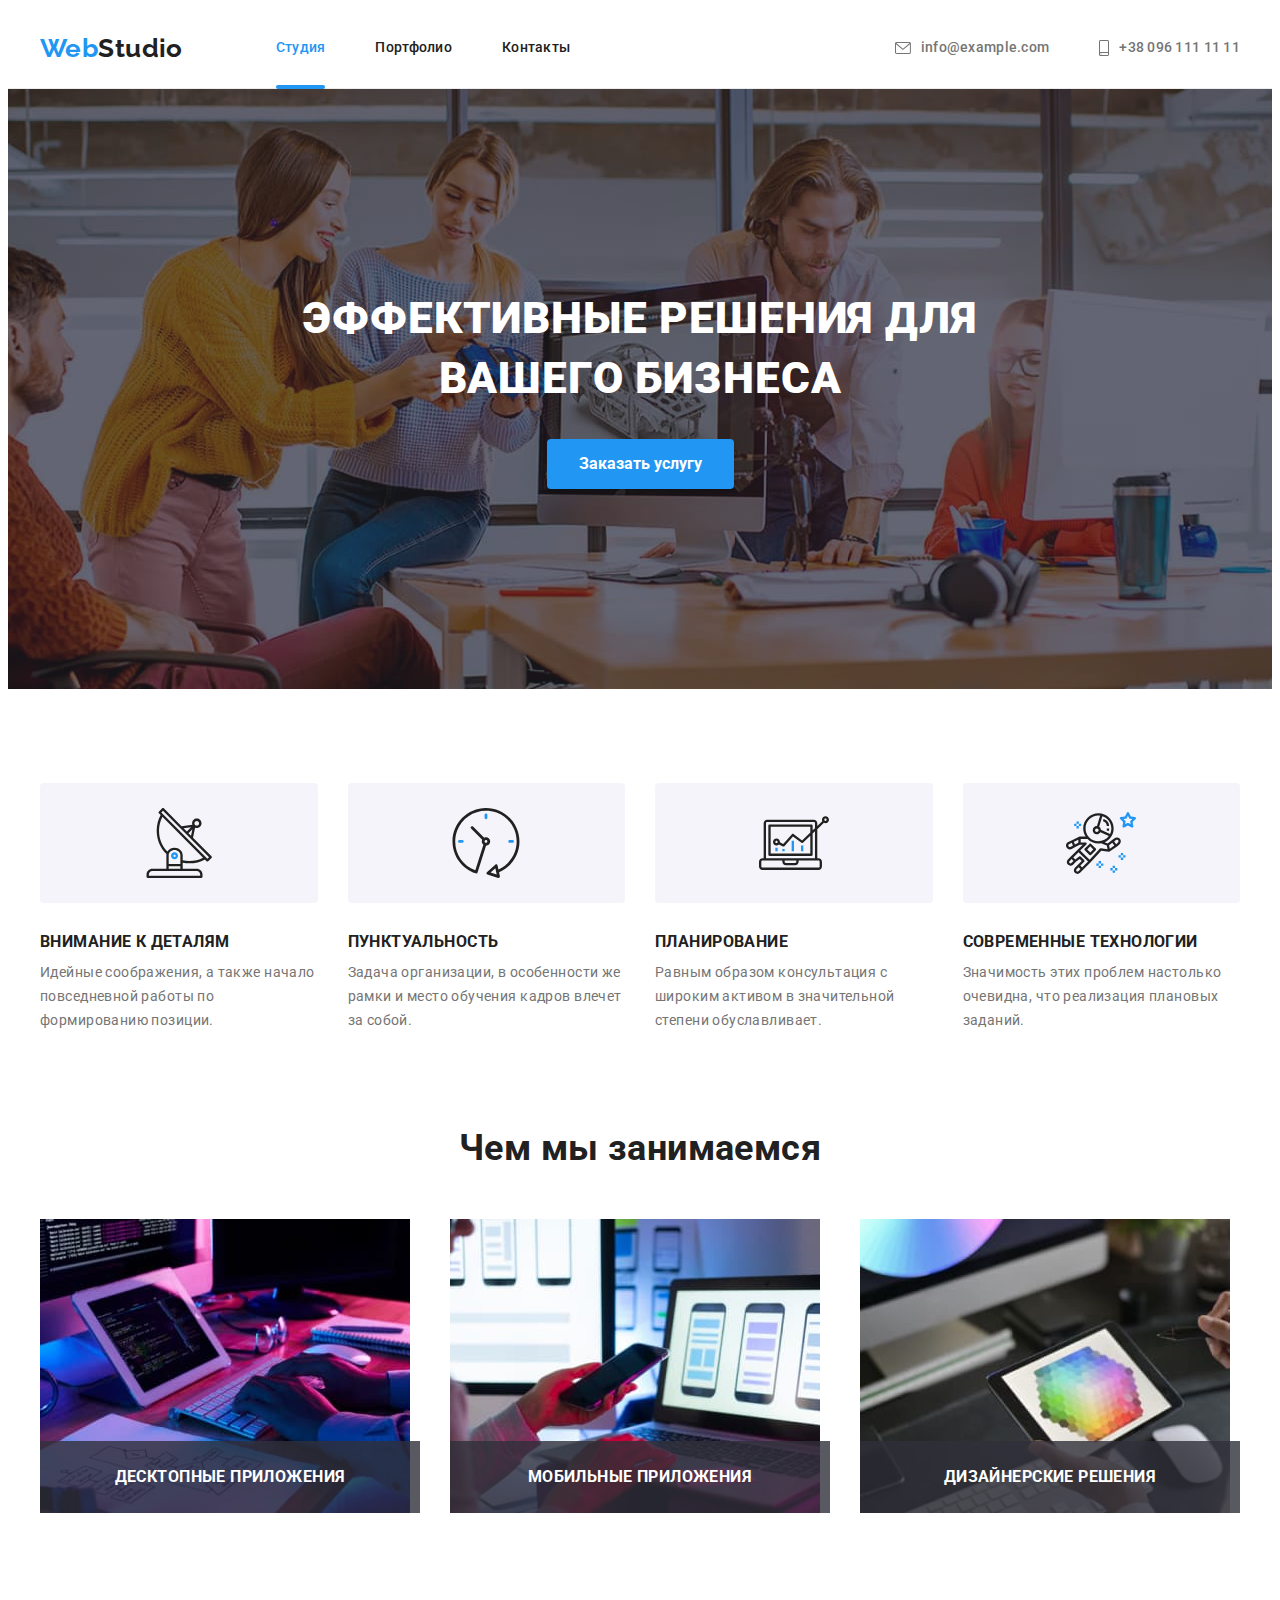
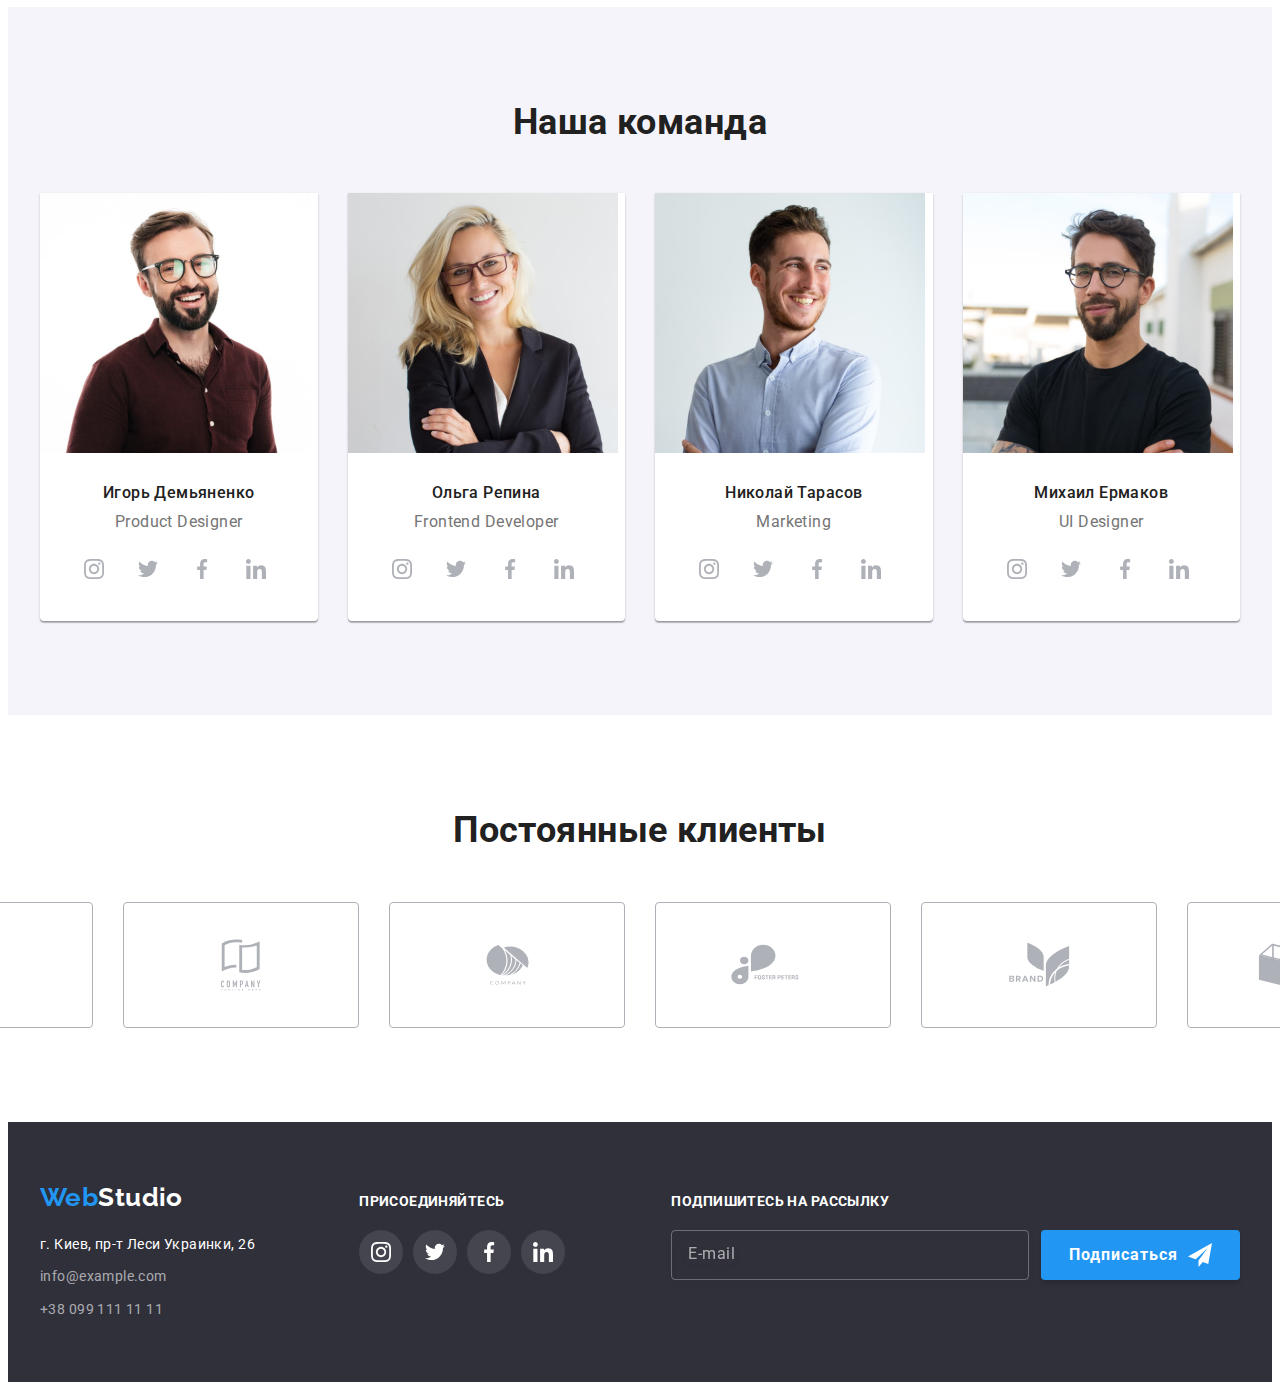
<file: index.html>
<!DOCTYPE html>
<html lang="ru">

<head>
    <meta charset="UTF-8">
    <meta http-equiv="X-UA-Compatible" content="IE=edge">
    <meta name="viewport" content="width=device-width, initial-scale=1.0">
    <title>Web Studio</title>
    <link rel="stylesheet" href="https://cdnjs.cloudflare.com/ajax/libs/modern-normalize/1.1.0/modern-normalize.min.css"
        integrity="sha512-wpPYUAdjBVSE4KJnH1VR1HeZfpl1ub8YT/NKx4PuQ5NmX2tKuGu6U/JRp5y+Y8XG2tV+wKQpNHVUX03MfMFn9Q=="
        crossorigin="anonymous" referrerpolicy="no-referrer" />
    <link rel="preconnect" href="https://fonts.gstatic.com">
    <link href="https://fonts.googleapis.com/css2?family=Raleway:wght@700&family=Roboto:wght@400;500;700;900&display=swap"
        rel="stylesheet">
    <link rel="stylesheet" href="./css/styles.css">
</head>

<body>

    <header class="header">
        <div class="conteiner header-conteiner">
            <nav class="navigation">
                <a href="./index.html" lang="en" class="link-logo link"><span class="logo">Web</span>Studio</a>
                <ul class="nav-list list">
                    <li class="nav-item"><a href="./index.html" class="nav-link active link">Студия</a></li>
                    <li class="nav-item"><a href="./portfolio.html" class="nav-link link">Портфолио</a></li>
                    <li class="nav-item"><a href="" class="nav-link link">Контакты</a></li>
                </ul>
            </nav>
            <ul class="list-contact list">
                <li class="contact-item">
                    <a href="mailto:info@example.com" class="link-contact link">
                        <svg class="contact-icon" width="16" height="12">
                            <use href="./images/icons.svg#icon-envelope"></use>
                        </svg>
                    info@example.com</a>
                </li>
                <li class="contact-item">
                    <a href="tel:+380961111111" class="link-contact link">
                        <svg class="contact-icon" width="10" height="16">
                            <use href="./images/icons.svg#icon-smartphone"></use>
                        </svg>
                    +38 096 111 11 11</a>
                </li>
            </ul>
        </div>
    </header>

    <main>

        <!--HERO-->
        <section class="hero">
            <div class="conteiner">
                <h1 class="hero-title">
                        Эффективные решения для вашего бизнеса
                </h1>
                <button type="button" class="hero-btn button" data-modal-open>Заказать услугу</button>
            </div>
        </section>

        <!--FEATURE-->
        <section class="feature-section section">
            <div class="conteiner">
                <h2 hidden>Особенности</h2>
                <ul class="list feature-list">
                    <li class="feature-list-item">
                        <div class="icon-fon">
                            <svg class="icon-feature">
                                <use href="./images/icons.svg#icon-details"></use>
                            </svg>
                        </div>
                        <h3 class="feature-subtitle">Внимание к деталям</h3>
                        <p class="feature-text">Идейные соображения, а также начало повседневной работы по формированию позиции.</p>
                    </li>
                    <li class="feature-list-item">
                        <div class="icon-fon">
                            <svg class="icon-feature">
                                <use href="./images/icons.svg#icon-clock"></use>
                            </svg>
                        </div>
                        <h3 class="feature-subtitle">Пунктуальность</h3>
                        <p class="feature-text">Задача организации, в особенности же рамки и место обучения кадров влечет за собой.</p>
                    </li>
                    <li class="feature-list-item">
                        <div class="icon-fon">
                            <svg class="icon-feature">
                                <use href="./images/icons.svg#icon-diagram"></use>
                            </svg>
                        </div>
                        <h3 class="feature-subtitle">Планирование</h3>
                        <p class="feature-text">Равным образом консультация с широким активом в значительной степени обуславливает.</p>
                    </li>
                    <li class="feature-list-item">
                        <div class="icon-fon">
                            <svg class="icon-feature">
                                <use href="./images/icons.svg#icon-astronaut"></use>
                            </svg>
                        </div>
                        <h3 class="feature-subtitle">Современные технологии</h3>
                        <p class="feature-text">Значимость этих проблем настолько очевидна, что реализация плановых заданий.</p>
                    </li>
                </ul>
            </div>
        </section>

        <!--PROJECT-->
        <section class="project-section section">
            <div class="conteiner">
                <h2 class="project-title">Чем мы занимаемся</h2>
                <ul class="list project-list">
                    <li class="project-list-item">
                        <img src="./images/project/project1.jpg" alt="Робота команды на ПК" width="370" height="294"
                            class="project-image">
                        <h3 class="project-subtitle">Десктопные приложения</h3>
                        </li>
                    <li class="project-list-item">
                        <img src="./images/project/project2.jpg" alt="Робота команды с телефоном" width="370" height="294"
                            class="project-image">
                        <h3 class="project-subtitle">Мобильные приложения</h3>
                    </li>
                    <li class="project-list-item">
                        <img src="./images/project/project3.jpg" alt="Робота команды на планшете" width="370" height="294"
                            class="project-image">
                        <h3 class="project-subtitle">Дизайнерские решения</h3>
                    </li>
                </ul>
            </div>
        </section>

        <!--TEAM-->
        <section class="team-section section">
            <div class="conteiner">
                <h2 class="team-title">Наша команда</h2>
                <ul class="list team-list">
                    <li class="team-list-item">
                        <img src="./images/team/igor-demyanenko.jpg" alt="Игорь Демьяненко" width="270" height="260" class="team-pic">
                        <div class="description-team">
                            <h3 class="team-subtitle text">Игорь Демьяненко</h3>
                            <p class="team-desc text" lang="en">Product Designer</p>
                            <ul class="social-list">
                                <li class="social-list-item">
                                    <a href="" class="social-link link">
                                        <svg class="social-icon" width="20" height="20">
                                            <use href="./images/icons.svg#icon-instagram"></use>
                                        </svg>
                                    </a>
                                </li>
                                <li class="social-list-item">
                                    <a href="" class="social-link link">
                                        <svg class="social-icon" width="20" height="20">
                                            <use href="./images/icons.svg#icon-twitter"></use>
                                        </svg>
                                    </a>
                                </li>
                                <li class="social-list-item">
                                    <a href="" class="social-link link">
                                        <svg class="social-icon" width="20" height="20">
                                            <use href="./images/icons.svg#icon-facebook"></use>
                                        </svg>
                                    </a>
                                </li>
                                <li class="social-list-item">
                                    <a href="" class="social-link link">
                                        <svg class="social-icon" width="20" height="20">
                                            <use href="./images/icons.svg#icon-linkedin"></use>
                                        </svg>
                                    </a>
                                </li>
                            </ul>
                        </div>
                    </li>
                    <li class="team-list-item">
                        <img src="./images/team/olga-repina.jpg" alt="Ольга Репина" width="270" height="260" class="team-pic">
                        <div class="description-team">
                            <h3 class="team-subtitle text">Ольга Репина</h3>
                            <p class="team-desc text" lang="en">Frontend Developer</p>
                            <ul class="social-list">
                                <li class="social-list-item">
                                    <a href="" class="social-link link">
                                        <svg class="social-icon" width="20" height="20">
                                            <use href="./images/icons.svg#icon-instagram"></use>
                                        </svg>
                                    </a>
                                </li>
                                <li class="social-list-item">
                                    <a href="" class="social-link link">
                                        <svg class="social-icon" width="20" height="20">
                                            <use href="./images/icons.svg#icon-twitter"></use>
                                        </svg>
                                    </a>
                                </li>
                                <li class="social-list-item">
                                    <a href="" class="social-link link">
                                        <svg class="social-icon" width="20" height="20">
                                            <use href="./images/icons.svg#icon-facebook"></use>
                                        </svg>
                                    </a>
                                </li>
                                <li class="social-list-item">
                                    <a href="" class="social-link link">
                                        <svg class="social-icon" width="20" height="20">
                                            <use href="./images/icons.svg#icon-linkedin"></use>
                                        </svg>
                                    </a>
                                </li>
                            </ul>
                        </div>
                    </li>
                    <li class="team-list-item">
                        <img src="./images/team/nikolay-tarasov.jpg" alt="Николай Тарасов" width="270" height="260" class="team-pic">
                            <div class="description-team">
                            <h3 class="team-subtitle text">Николай Тарасов</h3>
                            <p class="team-desc text" lang="en">Marketing</p>
                            <ul class="social-list">
                                <li class="social-list-item">
                                    <a href="" class="social-link link">
                                        <svg class="social-icon" width="20" height="20">
                                            <use href="./images/icons.svg#icon-instagram"></use>
                                        </svg>
                                    </a>
                                </li>
                                <li class="social-list-item">
                                    <a href="" class="social-link link">
                                        <svg class="social-icon" width="20" height="20">
                                            <use href="./images/icons.svg#icon-twitter"></use>
                                        </svg>
                                    </a>
                                </li>
                                <li class="social-list-item">
                                    <a href="" class="social-link link">
                                        <svg class="social-icon" width="20" height="20">
                                            <use href="./images/icons.svg#icon-facebook"></use>
                                        </svg>
                                    </a>
                                </li>
                                <li class="social-list-item">
                                    <a href="" class="social-link link">
                                        <svg class="social-icon" width="20" height="20">
                                            <use href="./images/icons.svg#icon-linkedin"></use>
                                        </svg>
                                    </a>
                                </li>
                            </ul>
                        </div>
                    </li>
                    <li class="team-list-item">
                        <img src="./images/team/mikhail-ermakov.jpg" alt="Михаил Ермаков" width="270" height="260" class="team-pic">
                        <div class="description-team">
                            <h3 class="team-subtitle text">Михаил Ермаков</h3>
                            <p class="team-desc text" lang="en">UI Designer</p>
                            <ul class="social-list">
                                <li class="social-list-item">
                                    <a href="" class="social-link link">
                                        <svg class="social-icon" width="20" height="20">
                                            <use href="./images/icons.svg#icon-instagram"></use>
                                        </svg>
                                    </a>
                                </li>
                                <li class="social-list-item">
                                    <a href="" class="social-link link">
                                        <svg class="social-icon" width="20" height="20">
                                            <use href="./images/icons.svg#icon-twitter"></use>
                                        </svg>
                                    </a>
                                </li>
                                <li class="social-list-item">
                                    <a href="" class="social-link link">
                                        <svg class="social-icon" width="20" height="20">
                                            <use href="./images/icons.svg#icon-facebook"></use>
                                        </svg>
                                    </a>
                                </li>
                                <li class="social-list-item">
                                    <a href="" class="social-link link">
                                        <svg class="social-icon" width="20" height="20">
                                            <use href="./images/icons.svg#icon-linkedin"></use>
                                        </svg>
                                    </a>
                                </li>
                            </ul>
                        </div>
                    </li>
                </ul>
            </div>
        </section>

        <!-- CLIENTS -->
        <section class="section">
            <div class="conteiner">
                <h2 class="client-title">Постоянные клиенты</h2>
                <ul class="client-list">
                    <li class="client-list-item">
                        <a href="" class="client-link  link">
                            <svg class="client-icon" width="41" height="47">
                                <use href="./images/icons.svg#icon-ya-co"></use>
                            </svg>
                        </a>
                    </li>
                    <li class="client-list-item">
                        <a href="" class="client-link  link">
                            <svg class="client-icon" width="40" height="52">
                                <use href="./images/icons.svg#icon-tagline-here"></use>
                            </svg>
                        </a>
                    </li>
                    <li class="client-list-item">
                        <a href="" class="client-link  link">
                            <svg class="client-icon" width="43" height="41">
                                <use href="./images/icons.svg#icon-company"></use>
                            </svg>
                        </a>
                    </li>
                    <li class="client-list-item">
                        <a href="" class="client-link  link">
                            <svg class="client-icon" width="84" height="41">
                                <use href="./images/icons.svg#icon-foster-peters"></use>
                            </svg>
                        </a>
                    </li>
                    <li class="client-list-item">
                        <a href="" class="client-link  link">
                            <svg class="client-icon" width="63" height="45">
                                <use href="./images/icons.svg#icon-brand"></use>
                            </svg>
                        </a>
                    </li>
                    <li class="client-list-item">
                        <a href="" class="client-link  link">
                            <svg class="client-icon" width="94" height="44">
                                <use href="./images/icons.svg#icon-tag-line"></use>
                            </svg>
                        </a>
                    </li>
                </ul>
            </div>
        </section>

    </main>

    <footer class="footer">
        <div class="conteiner">
            <div class="footer-content">
                <div class="address">
                    <a href="./index.html" lang="en" class="link-logo link logo-footer"><span class="logo">Web</span>Studio</a>
                    <address>
                        <ul class="list contact-blok">
                            <li class="contact-blok-item">
                                <a href="https://goo.gl/maps/mt1eh2ypVDNNx72d9" target="_blank" rel="noopener noreferrer"
                                    class="link contact-blok-link adress">г. Киев, пр-т Леси Украинки, 26</a>
                            </li>
                            <li class="contact-blok-item">
                                <a href="mailto:info@example.com" class="link contact-blok-link">info@example.com</a>
                            </li>
                            <li class="contact-blok-item">
                                <a href="tel:+380991111111" class="link contact-blok-link">+38 099 111 11 11</a>
                            </li>
                        </ul>
                    </address>
                </div>
                <div class="social">
                    <h2 class="social-title">присоединяйтесь</h2>
                    <ul class="social-list">
                        <li class="social-list-item">
                            <a href="" class="social-link link">
                                <svg class="social-footer-icon social-icon" width="20" height="20">
                                    <use href="./images/icons.svg#icon-instagram"></use>
                                </svg>
                            </a>
                        </li>
                        <li class="social-list-item">
                            <a href="" class="social-link link">
                                <svg class="social-footer-icon social-icon" width="20" height="20">
                                    <use href="./images/icons.svg#icon-twitter"></use>
                                </svg>
                            </a>
                        </li>
                        <li class="social-list-item">
                            <a href="" class="social-link link">
                                <svg class="social-footer-icon social-icon" width="20" height="20">
                                    <use href="./images/icons.svg#icon-facebook"></use>
                                </svg>
                            </a>
                        </li>
                        <li class="social-list-item">
                            <a href="" class="social-link link">
                                <svg class="social-footer-icon social-icon" width="20" height="20">
                                    <use href="./images/icons.svg#icon-linkedin"></use>
                                </svg>
                            </a>
                        </li>
                    </ul>
                </div>
                <form class="subscription-form">
                    <p class="subscription-title">Подпишитесь на рассылку</p>
                    <div class="subscription-form-element">
                        <input type="email" name="user-subscription-mail" class="subscription-form-input" placeholder="E-mail" required>
                        <button type="submit" class="subscription-btn button">Подписаться
                            <svg class="subscription-icon" width="24" height="24">
                                <use href="./images/icons.svg#icon-icon-send"></use>
                            </svg>
                        </button>
                    </div>
                </form>
            </div>
        </div>
    </footer>

    <!-- MODAL -->
    <div class="backdrop is-hidden" data-modal>
        <div class="modal">
            <button type="button" class="close-btn" data-modal-close>
                <svg class="close-black" width="18" height="18">
                    <use href="./images/icons.svg#icon-close-black"></use>
                </svg>
            </button>
            <form class="modal-form">
                <p class="modal-form-title">Оставьте свои данные, мы вам перезвоним</p>
                <label class="modal-form-field">
                    Имя
                    <span class="modal-form-field-element">
                        <input type="text" name="user-name" class="modal-form-input" required>
                        <svg class="modal-form-icon" width="18" height="18">
                            <use href="./images/icons.svg#icon-person-black"></use>
                        </svg>
                    </span>
                </label>
                <label class="modal-form-field">
                    Телефон
                    <span class="modal-form-field-element">
                        <input type="tel" name="user-phone" class="modal-form-input" required>
                        <svg class="modal-form-icon" width="18" height="18">
                            <use href="./images/icons.svg#icon-phone-black"></use>
                        </svg>
                    </span>
                </label>
                <label class="modal-form-field">
                    Почта
                    <span class="modal-form-field-element">
                        <input type="email" name="user-mail" class="modal-form-input" required>
                        <svg class="modal-form-icon" width="18" height="18">
                            <use href="./images/icons.svg#icon-email-black"></use>
                        </svg>
                    </span>
                </label>
                <label class="modal-form-field">Комментарий
                    <textarea name="user-message" class="modal-form-message" placeholder="Введите текст"></textarea>
                </label>
                <input type="checkbox" class="modal-form-checkbox" id="accept-policy">
                <label for="accept-policy" class="modal-form-checkbox-label">Соглашаюсь с рассылкой и принимаю &nbsp;<a href="" class="modal-form-checkbox-link">Условия договора</a></label>
                <button type="submit" class="modal-form-btn button">Отправить</button>
            </form>
        </div>
    </div>
    
    <script src="./js/modal.js"></script>
</body>
</html>
</file>
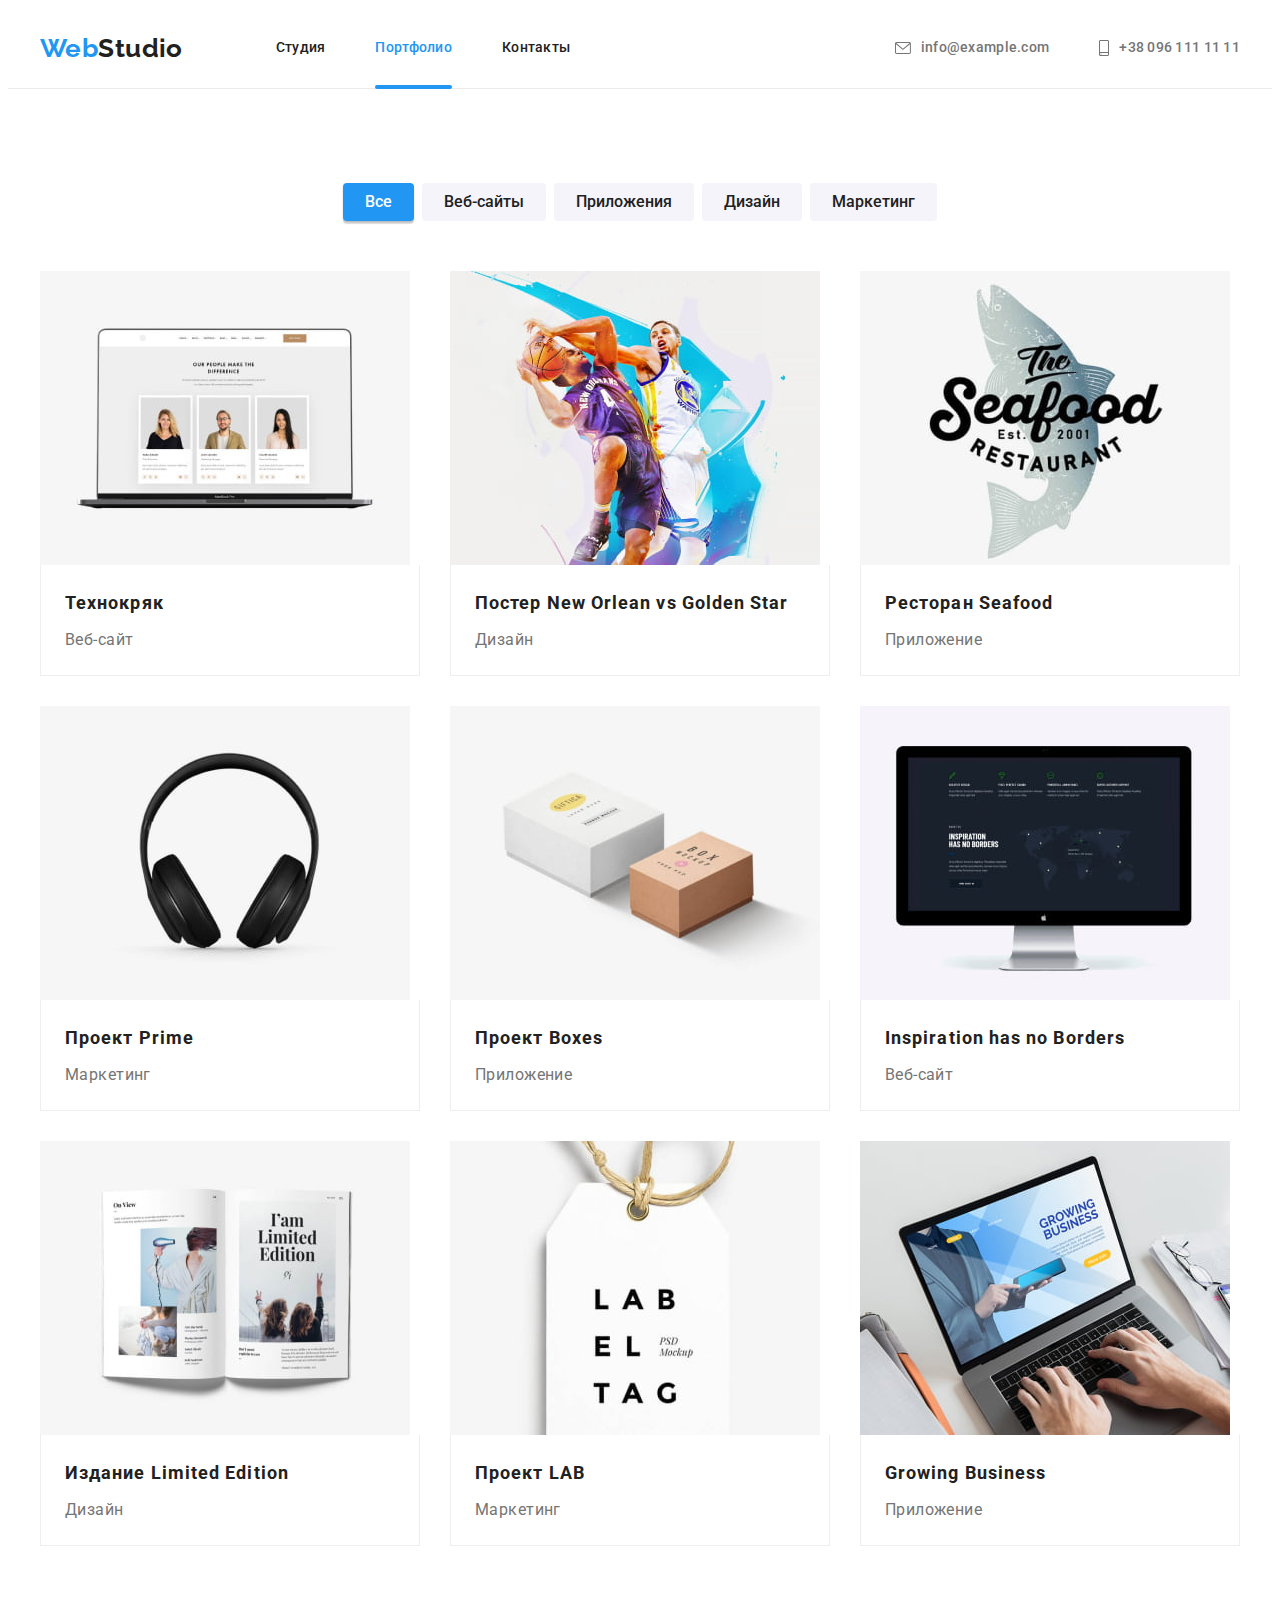
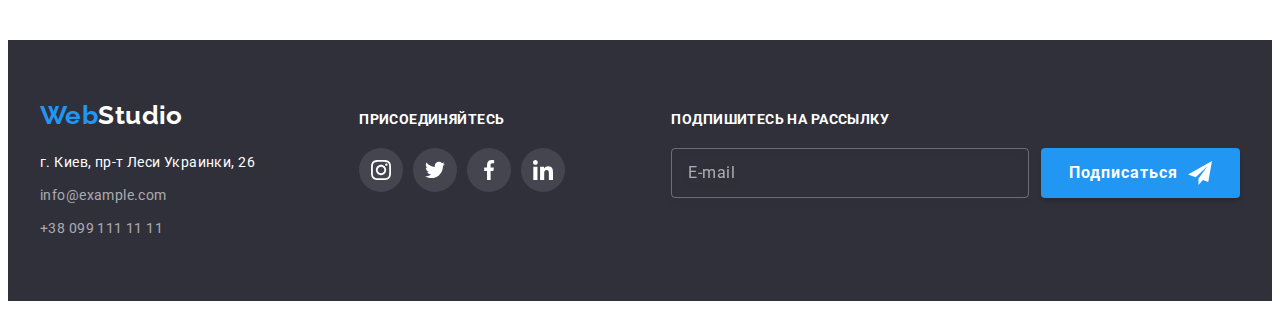
<file: portfolio.html>
<!DOCTYPE html>
<html lang="ru">
  <head>
    <meta charset="UTF-8" />
    <meta http-equiv="X-UA-Compatible" content="IE=edge" />
    <meta name="viewport" content="width=device-width, initial-scale=1.0" />
    <title>Портфолио</title>
    <link
      rel="stylesheet"
      href="https://cdnjs.cloudflare.com/ajax/libs/modern-normalize/1.1.0/modern-normalize.min.css"
      integrity="sha512-wpPYUAdjBVSE4KJnH1VR1HeZfpl1ub8YT/NKx4PuQ5NmX2tKuGu6U/JRp5y+Y8XG2tV+wKQpNHVUX03MfMFn9Q=="
      crossorigin="anonymous"
      referrerpolicy="no-referrer"
    />
    <link rel="preconnect" href="https://fonts.gstatic.com" />
    <link
      href="https://fonts.googleapis.com/css2?family=Raleway:wght@700&family=Roboto:wght@400;500;700;900&display=swap"
      rel="stylesheet"
    />
    <link rel="stylesheet" href="./css/styles.css" />
  </head>

  <body>
    <header class="header">
      <div class="conteiner header-conteiner">
        <nav class="navigation">
          <a href="./index.html" lang="en" class="link-logo link"
            ><span class="logo">Web</span>Studio</a
          >
          <ul class="nav-list list">
            <li class="nav-item">
              <a href="./index.html" class="nav-link link">Студия</a>
            </li>
            <li class="nav-item">
              <a href="./portfolio.html" class="nav-link active link"
                >Портфолио</a
              >
            </li>
            <li class="nav-item">
              <a href="" class="nav-link link">Контакты</a>
            </li>
          </ul>
        </nav>
        <ul class="list-contact list">
          <li class="contact-item">
            <a href="mailto:info@example.com" class="link-contact link">
              <svg class="contact-icon" width="16" height="12">
                <use href="./images/icons.svg#icon-envelope"></use>
              </svg>
              info@example.com</a
            >
          </li>
          <li class="contact-item">
            <a href="tel:+380961111111" class="link-contact link">
              <svg class="contact-icon" width="10" height="16">
                <use href="./images/icons.svg#icon-smartphone"></use>
              </svg>
              +38 096 111 11 11</a
            >
          </li>
        </ul>
      </div>
    </header>

    <main>
      <section class="portfolio-section">
        <div class="conteiner section">
          <h1 hidden>Портфолио</h1>
          <!--Filters-->
          <h2 hidden>Фильтер</h2>
          <ul class="list filter-list">
            <li class="filter-list-item">
              <button type="button" class="filter-btn button current-btn">
                Все
              </button>
            </li>
            <li class="filter-list-item">
              <button type="button" class="filter-btn button">Веб-сайты</button>
            </li>
            <li class="filter-list-item">
              <button type="button" class="filter-btn button">
                Приложения
              </button>
            </li>
            <li class="filter-list-item">
              <button type="button" class="filter-btn button">Дизайн</button>
            </li>
            <li class="filter-list-item">
              <button type="button" class="filter-btn button">Маркетинг</button>
            </li>
          </ul>

          <!--Gallery-->
          <h2 hidden>Галерея портфолио</h2>
          <ul class="list gallery-list">
            <li class="gallery-list-item">
              <a href="" class="gallery-link link">
                <div class="card">
                  <img
                    src="./images/portfolio/tehno.jpg"
                    alt="Ноутбук с веб-страницей технокряк"
                    width="370"
                    height="294"
                  />
                  <p class="overlay">
                    Ресурс предлагает комплексные предложения с разным уровнем
                    функционала и сервисов. Все это позволит посетителю получить
                    исчерпывающие сведения о компании или частном лице.
                  </p>
                </div>
                <div class="description">
                  <h3 class="gallery-subtitle">Технокряк</h3>
                  <p class="gallery-desc">Веб-сайт</p>
                </div>
              </a>
            </li>
            <li class="gallery-list-item">
              <a href="" class="gallery-link link">
                <div class="card">
                  <img
                    src="./images/portfolio/poster.jpg"
                    alt="Двое баскетболистов играют в мяч"
                    width="370"
                    height="294"
                  />
                  <p class="overlay">
                    Ресурс предлагает комплексные предложения с разным уровнем
                    функционала и сервисов. Все это позволит посетителю получить
                    исчерпывающие сведения о компании или частном лице.
                  </p>
                </div>
                <div class="description">
                  <h3 class="gallery-subtitle">
                    Постер New Orlean vs Golden Star
                  </h3>
                  <p class="gallery-desc">Дизайн</p>
                </div>
              </a>
            </li>
            <li class="gallery-list-item">
              <a href="" class="gallery-link link">
                <div class="card">
                  <img
                    src="./images/portfolio/seafood.jpg"
                    alt="Логотип ресторана Seafood"
                    width="370"
                    height="294"
                  />
                  <p class="overlay">
                    Ресурс предлагает комплексные предложения с разным уровнем
                    функционала и сервисов. Все это позволит посетителю получить
                    исчерпывающие сведения о компании или частном лице.
                  </p>
                </div>
                <div class="description">
                  <h3 class="gallery-subtitle">Ресторан Seafood</h3>
                  <p class="gallery-desc">Приложение</p>
                </div>
              </a>
            </li>
            <li class="gallery-list-item">
              <a href="" class="gallery-link link">
                <div class="card">
                  <img
                    src="./images/portfolio/prime.jpg"
                    alt="Черные наушники"
                    width="370"
                    height="294"
                  />
                  <p class="overlay">
                    Ресурс предлагает комплексные предложения с разным уровнем
                    функционала и сервисов. Все это позволит посетителю получить
                    исчерпывающие сведения о компании или частном лице.
                  </p>
                </div>
                <div class="description">
                  <h3 class="gallery-subtitle">Проект Prime</h3>
                  <p class="gallery-desc">Маркетинг</p>
                </div>
              </a>
            </li>
            <li class="gallery-list-item">
              <a href="" class="gallery-link link">
                <div class="card">
                  <img
                    src="./images/portfolio/boxes.jpg"
                    alt="Две коробки"
                    width="370"
                    height="294"
                  />
                  <p class="overlay">
                    Ресурс предлагает комплексные предложения с разным уровнем
                    функционала и сервисов. Все это позволит посетителю получить
                    исчерпывающие сведения о компании или частном лице.
                  </p>
                </div>
                <div class="description">
                  <h3 class="gallery-subtitle">Проект Boxes</h3>
                  <p class="gallery-desc">Приложение</p>
                </div>
              </a>
            </li>
            <li class="gallery-list-item">
              <a href="" class="gallery-link link">
                <div class="card">
                  <img
                    src="./images/portfolio/inspiration-borders.jpg"
                    alt="Монитор с изображением веб-сайта"
                    width="370"
                    height="294"
                  />
                  <p class="overlay">
                    Ресурс предлагает комплексные предложения с разным уровнем
                    функционала и сервисов. Все это позволит посетителю получить
                    исчерпывающие сведения о компании или частном лице.
                  </p>
                </div>
                <div class="description">
                  <h3 class="gallery-subtitle" lang="en">
                    Inspiration has no Borders
                  </h3>
                  <p class="gallery-desc">Веб-сайт</p>
                </div>
              </a>
            </li>
            <li class="gallery-list-item">
              <a href="" class="gallery-link link">
                <div class="card">
                  <img
                    src="./images/portfolio/edition-limited.jpg"
                    alt="Журнал"
                    width="370"
                    height="294"
                  />
                  <p class="overlay">
                    Ресурс предлагает комплексные предложения с разным уровнем
                    функционала и сервисов. Все это позволит посетителю получить
                    исчерпывающие сведения о компании или частном лице.
                  </p>
                </div>
                <div class="description">
                  <h3 class="gallery-subtitle">Издание Limited Edition</h3>
                  <p class="gallery-desc">Дизайн</p>
                </div>
              </a>
            </li>
            <li class="gallery-list-item">
              <a href="" class="gallery-link link">
                <div class="card">
                  <img
                    src="./images/portfolio/lab.jpg"
                    alt="Логотип компании LAB"
                    width="370"
                    height="294"
                  />
                  <p class="overlay">
                    Ресурс предлагает комплексные предложения с разным уровнем
                    функционала и сервисов. Все это позволит посетителю получить
                    исчерпывающие сведения о компании или частном лице.
                  </p>
                </div>
                <div class="description">
                  <h3 class="gallery-subtitle">Проект LAB</h3>
                  <p class="gallery-desc">Маркетинг</p>
                </div>
              </a>
            </li>
            <li class="gallery-list-item">
              <a href="" class="gallery-link link">
                <div class="card">
                  <img
                    src="./images/portfolio/growing-business.jpg"
                    alt="Ноутбук с изображением приложения компании Growing Business"
                    width="370"
                    height="294"
                  />
                  <p class="overlay">
                    Ресурс предлагает комплексные предложения с разным уровнем
                    функционала и сервисов. Все это позволит посетителю получить
                    исчерпывающие сведения о компании или частном лице.
                  </p>
                </div>
                <div class="description">
                  <h3 class="gallery-subtitle" lang="en">Growing Business</h3>
                  <p class="gallery-desc">Приложение</p>
                </div>
              </a>
            </li>
          </ul>
        </div>
      </section>
    </main>

    <footer class="footer">
      <div class="conteiner">
        <div class="footer-content">
          <div class="address">
            <a href="./index.html" lang="en" class="link-logo link logo-footer"
              ><span class="logo">Web</span>Studio</a
            >
            <address>
              <ul class="list contact-blok">
                <li class="contact-blok-item">
                  <a
                    href="https://goo.gl/maps/mt1eh2ypVDNNx72d9"
                    target="_blank"
                    rel="noopener noreferrer"
                    class="link contact-blok-link adress"
                    >г. Киев, пр-т Леси Украинки, 26</a
                  >
                </li>
                <li class="contact-blok-item">
                  <a
                    href="mailto:info@example.com"
                    class="link contact-blok-link"
                    >info@example.com</a
                  >
                </li>
                <li class="contact-blok-item">
                  <a href="tel:+380991111111" class="link contact-blok-link"
                    >+38 099 111 11 11</a
                  >
                </li>
              </ul>
            </address>
          </div>
          <div class="social">
            <h2 class="social-title">присоединяйтесь</h2>
            <ul class="social-list">
              <li class="social-list-item">
                <a href="" class="social-link link">
                  <svg
                    class="social-footer-icon social-icon"
                    width="20"
                    height="20"
                  >
                    <use href="./images/icons.svg#icon-instagram"></use>
                  </svg>
                </a>
              </li>
              <li class="social-list-item">
                <a href="" class="social-link link">
                  <svg
                    class="social-footer-icon social-icon"
                    width="20"
                    height="20"
                  >
                    <use href="./images/icons.svg#icon-twitter"></use>
                  </svg>
                </a>
              </li>
              <li class="social-list-item">
                <a href="" class="social-link link">
                  <svg
                    class="social-footer-icon social-icon"
                    width="20"
                    height="20"
                  >
                    <use href="./images/icons.svg#icon-facebook"></use>
                  </svg>
                </a>
              </li>
              <li class="social-list-item">
                <a href="" class="social-link link">
                  <svg
                    class="social-footer-icon social-icon"
                    width="20"
                    height="20"
                  >
                    <use href="./images/icons.svg#icon-linkedin"></use>
                  </svg>
                </a>
              </li>
            </ul>
          </div>
          <form class="subscription-form">
            <p class="subscription-title">Подпишитесь на рассылку</p>
            <div class="subscription-form-element">
              <input
                type="email"
                name="user-subscription-mail"
                class="subscription-form-input"
                placeholder="E-mail"
                required
              />
              <button type="submit" class="subscription-btn button">
                Подписаться
                <svg class="subscription-icon" width="24" height="24">
                  <use href="./images/icons.svg#icon-icon-send"></use>
                </svg>
              </button>
            </div>
          </form>
        </div>
      </div>
    </footer>
  </body>
</html>
</file>
<file: css/styles.css>
:root {
  --accent-color: #2196f3;
  --accent-background: #2f303a;
  --secondary-background: #f5f4fa;
  --button-color: #188ce8;
  --text-color: #212121;
  --secondary-text-color: #757575;
  --accessary-color: #ffffff;
  --icon-color: #afb1b8;
  --bg-icon: rgba(255, 255, 255, 0.1);
  --main-font: 'Roboto', sans-serif;
  --secondary-font: 'Raleway', sans-serif;
  --box-shadow-main: 0px 4px 4px rgba(0, 0, 0, 0.15);
  --box-shadow-filter: 0px 3px 1px rgba(0, 0, 0, 0.1), 0px 1px 2px rgba(0, 0, 0, 0.08),
    0px 2px 2px rgba(0, 0, 0, 0.12);
  --box-shadow-card: 0px 1px 3px rgba(0, 0, 0, 0.12), 0px 1px 1px rgba(0, 0, 0, 0.14),
    0px 2px 1px rgba(0, 0, 0, 0.2);
  --box-shadow-gallery: 0px 1px 1px rgba(0, 0, 0, 0.12), 0px 4px 4px rgba(0, 0, 0, 0.06),
    1px 4px 6px rgba(0, 0, 0, 0.16);
  --set-gap: 30px;
  --function-transition: cubic-bezier(0.4, 0, 0.2, 1);
}

/* Стили для обнуления базовых свойств */

h1,
h2,
h3,
h4,
h5,
h6,
p {
  margin-top: 0;
  margin-bottom: 0;
}

ul,
ol {
  list-style: none;
  padding-left: 0;
  margin: 0;
}

img {
  display: block;
  max-width: 100%;
  height: auto;
}

address {
  font-style: inherit;
}

.link {
  text-decoration: none;
  color: inherit;
}

.button {
  border: none;
  background: transparent;
  color: inherit;
  font-family: inherit;
  cursor: pointer;

  font-size: 16px;
  border-radius: 4px;
}

body {
  font-family: var(--main-font);
  color: var(--text-color);
  font-weight: 400;
  font-size: 14px;
  letter-spacing: 0.03em;
}

/* ======COMPONENTS====== */

.conteiner {
  width: 1200px;
  padding-right: 15px;
  padding-left: 15px;
  margin-right: auto;
  margin-left: auto;
}

.section {
  padding-top: 94px;
  padding-bottom: 94px;
}

.feature-list,
.project-list,
.team-list,
.gallery-list {
  display: flex;
  flex-wrap: wrap;
  margin-right: calc(-1 * var(--set-gap));
  margin-bottom: calc(-1 * var(--set-gap));
}

.feature-list-item,
.project-list-item,
.team-list-item,
.gallery-list-item {
  flex-basis: calc(100% / 4 - var(--set-gap));
  margin-right: var(--set-gap);
  margin-bottom: var(--set-gap);
}

.project-title,
.team-title,
.client-title {
  margin-bottom: 50px;

  font-weight: 700;
  font-size: 36px;
  line-height: 1.17;
  text-align: center;
}

.feature-subtitle,
.project-subtitle {
  font-weight: 700;
  line-height: 1.14;
  text-transform: uppercase;
}

.hero-btn:hover,
.hero-btn:focus,
.subscription-btn:hover,
.subscription-btn:focus,
.modal-form-btn:hover,
.modal-form-btn:focus {
  background-color: var(--button-color);
}

/*======HEADER======*/

.header {
  border-bottom: 1px solid #ececec;
}

.header-conteiner,
.navigation {
  display: flex;
  align-items: center;
}

.link-logo {
  margin-right: 93px;

  font-family: var(--secondary-font);
  font-weight: 700;
  font-size: 26px;
  line-height: 1.19;
  color: var(--text-color);
}

.logo {
  color: var(--accent-color);
}

.nav-list {
  display: flex;
}

.nav-item:not(:last-child),
.contact-item:not(:last-child) {
  margin-right: 50px;
}

.nav-link,
.link-contact {
  display: block;
  padding-top: 32px;
  padding-bottom: 32px;

  font-weight: 500;
  line-height: 1.14;
  letter-spacing: 0.02em;
}

.nav-link {
  color: var(--text-color);
  transition: color 250ms var(--function-transition);
}

.nav-link:hover,
.nav-link:focus,
.link-contact:hover,
.link-contact:focus,
.nav-link.active {
  color: var(--accent-color);
}

.list-contact {
  display: flex;
  margin-left: auto;
}

.link-contact {
  color: var(--secondary-text-color);
  display: flex;
  align-items: center;
  transition: color 250ms var(--function-transition);
}

.contact-icon {
  fill: currentColor;
  margin-right: 10px;
}

.nav-link.active {
  position: relative;
}

.active::after {
  content: '';
  position: absolute;
  bottom: -1px;
  display: block;

  width: 100%;
  height: 4px;

  background: var(--accent-color);
  border-radius: 2px;
}

/*======HERO======*/

.hero {
  background-image: linear-gradient(rgba(47, 48, 58, 0.4), rgba(47, 48, 58, 0.4)),
    url(../images/hero/hero.jpg);
  background-repeat: no-repeat;
  background-position: center;
  background-size: cover;

  max-width: 1600px;
  padding: 200px 0;
  margin: 0 auto;

  background-color: var(--accent-background);
  text-align: center;
  letter-spacing: 0.06em;
}

.hero .conteiner {
  max-width: 696px;
}

.hero-title {
  margin-bottom: var(--set-gap);

  font-weight: 900;
  font-size: 44px;
  line-height: 1.36;
  text-transform: uppercase;
  color: var(--accessary-color);
}

.hero-btn {
  padding: 10px 32px;

  font-family: var(--main-font);
  font-weight: 700;
  line-height: 1.88;
  color: var(--accessary-color);

  background-color: var(--accent-color);
  box-shadow: var(--box-shadow-main);
  transition: background-color 250ms var(--function-transition);
}

/* ======FEATURE====== */

.icon-fon {
  display: flex;
  justify-content: center;
  align-items: center;
  margin-bottom: var(--set-gap);
  background-color: var(--secondary-background);
  border-radius: 4px;
  padding: 25px 0px;
}

.icon-feature {
  display: block;
  width: 70px;
  height: 70px;
}

.feature-subtitle {
  margin-bottom: 10px;
}

.feature-text {
  line-height: 1.71;
  color: var(--secondary-text-color);
}

/* ======PROJECT====== */

.project-section {
  padding-top: 0;
}

.project-list-item {
  position: relative;

  flex-basis: calc(100% / 3 - var(--set-gap));
}

.project-subtitle {
  position: absolute;
  left: 0;
  bottom: 0;
  width: 100%;
  padding-top: 27px;
  padding-bottom: 27px;

  background-color: rgba(47, 48, 58, 0.8);
  text-align: center;
  color: var(--accessary-color);
}

/* ======TEAM====== */
.team-section {
  background-color: var(--secondary-background);
}

.team-list-item {
  background-color: var(--accessary-color);
  box-shadow: var(--box-shadow-card);
  border-radius: 0px 0px 4px 4px;
}

.description-team {
  padding: 30px 32px;
}

.text {
  font-size: 16px;
  line-height: 1.19;
  text-align: center;
}

.team-subtitle {
  margin-bottom: 10px;

  font-weight: 500;
}

.team-desc {
  margin-bottom: 16px;

  color: var(--secondary-text-color);
}

.social-list {
  display: flex;
}

.social-list-item:not(:last-child) {
  margin-right: 10px;
}

.social-link {
  display: flex;
  justify-content: center;
  align-items: center;

  width: 44px;
  height: 44px;

  background-color: var(--accessary-color);
  border-radius: 50%;
  transition: background-color 250ms var(--function-transition);
}

.social-icon {
  fill: var(--icon-color);
  transition: fill 250ms var(--function-transition);
}

.social-link:hover,
.social-link:focus {
  background-color: var(--accent-color);
}

.social-link:hover .social-icon,
.social-link:focus .social-icon {
  fill: var(--accessary-color);
}

/* ======CLIENTS====== */

.client-list {
  display: flex;
  justify-content: center;
}

.client-link {
  display: flex;
  justify-content: center;
  align-items: center;
  width: 170px;
  height: 92px;
  padding: 16px 32px;

  border: 1px solid var(--icon-color);
  border-radius: 4px;
  transition: border 250ms var(--function-transition);
}

.client-list-item:not(:last-child) {
  margin-right: var(--set-gap);
}

.client-icon {
  fill: var(--icon-color);
  transition: fill 250ms var(--function-transition);
}

.client-link:hover,
.client-link:focus {
  border: 1px solid var(--accent-color);
}

.client-link:hover .client-icon,
.client-link:focus .client-icon {
  fill: var(--accent-color);
}

/* ======FOOTER====== */
.footer {
  background-color: var(--accent-background);
  padding-top: 60px;
  padding-bottom: 60px;
}

.footer-content {
  display: flex;
  align-items: baseline;
  justify-content: space-between;
}

.address {
  margin-right: 70px;
}

.logo-footer {
  display: block;
  margin-bottom: 20px;

  color: var(--accessary-color);
}

.contact-blok-item:not(:last-child) {
  margin-bottom: 9px;
}

.contact-blok-link {
  line-height: 1.71;
  color: rgba(255, 255, 255, 0.6);

  transition: color 250ms var(--function-transition);
}

.contact-blok-link.adress {
  color: var(--accessary-color);
}

.contact-blok-link:hover,
.contact-blok-link:focus {
  color: var(--accessary-color);
}

.social {
  margin-right: 93px;
}

.social-title,
.subscription-title {
  margin-bottom: 20px;

  font-weight: 700;
  line-height: 1.14;
  font-size: inherit;
  text-transform: uppercase;

  color: var(--accessary-color);
}

.social-link {
  background-color: var(--bg-icon);
}

.social-footer-icon {
  fill: var(--accessary-color);
}

.subscription-form-input {
  width: 358px;
  height: 50px;
  padding-left: 16px;
  margin-right: 12px;

  background-color: transparent;
  color: var(--accessary-color);

  border: 1px solid rgba(255, 255, 255, 0.3);
  box-sizing: border-box;
  filter: drop-shadow(0px 4px 4px rgba(117, 45, 45, 0.15));
  border-radius: 4px;

  transition: border 250ms var(--function-transition);
}

.subscription-form-input::placeholder {
  color: rgba(255, 255, 255, 0.6);

  font-family: Roboto;
  font-weight: normal;
  font-size: 16px;
  line-height: 1.25;
  letter-spacing: 0.03em;
}

.subscription-form-input:focus {
  outline: none;
  border-color: var(--accent-color);
}

.subscription-btn {
  display: flex;
  align-items: center;
  text-align: center;

  margin: 0;
  padding: 10px 28px;

  font-weight: 700;
  line-height: 1.88;
  font-size: 16px;
  letter-spacing: 0.06em;
  color: var(--accessary-color);

  background-color: var(--accent-color);
  box-shadow: var(--box-shadow-main);

  transition: background-color 250ms var(--function-transition);
}

.subscription-icon {
  margin-left: 10px;
}

.subscription-form-element {
  display: flex;
  align-items: center;
}

/* ==========PORTFOLIO========== */

/* ======FILTERS====== */

.filter-list {
  display: flex;
  justify-content: center;
  margin-bottom: 50px;
}

.filter-list-item:not(:last-child) {
  margin-right: 8px;
}

.filter-btn {
  padding: 6px 22px;

  background-color: var(--secondary-background);
  font-family: var(--main-font);
  font-weight: 500;
  line-height: 1.63;
  text-align: center;
  color: var(--text-color);

  transition-property: color, background-color, box-shadow;
  transition-duration: 250ms;
  transition-timing-function: var(--function-transition);
}

.current-btn,
.filter-btn:focus,
.filter-btn:hover {
  color: var(--accessary-color);
  background-color: var(--accent-color);
  box-shadow: var(--box-shadow-filter);
}

/* ======GALLERY====== */

.gallery-list-item {
  flex-basis: calc(100% / 3 - var(--set-gap));
}

.gallery-subtitle {
  margin-bottom: 4px;
  font-weight: 700;
  font-size: 18px;
  line-height: 2;
  letter-spacing: 0.06em;
  color: var(--text-color);
}

.gallery-desc {
  font-size: 16px;
  line-height: 1.88;
  color: var(--secondary-text-color);
}

.description {
  padding: 20px 24px;
  background-color: var(--accessary-color);
  border-right: 1px solid #eeeeee;
  border-bottom: 1px solid #eeeeee;
  border-left: 1px solid #eeeeee;
}

.gallery-link:hover,
.gallery-link:focus {
  background-color: var(--accessary-color);
  box-shadow: var(--box-shadow-gallery);
  transition: backgroud-color 250ms var(--function-transition),
    box-shadow 250ms var(--function-transition);
}

.gallery-link {
  display: block;
}

.card {
  position: relative;
  overflow: hidden;
}

.gallery-link:hover .overlay,
.gallery-link:focus .overlay {
  transform: translateY(0);
  opacity: 1;
}

.overlay {
  position: absolute;
  top: 0;
  left: 0;

  transform: translateY(100%);
  opacity: 0;
  transition: transform 250ms var(--function-transition), opacity 250ms var(--function-transition);

  width: 100%;
  height: 100%;
  padding: 63px 24px;
  font-size: 18px;
  line-height: 1.56;

  color: var(--accessary-color);
  background-color: rgba(33, 150, 243, 0.9);
}

/* ======MODAL====== */

.backdrop {
  position: fixed;
  top: 0;
  left: 0;
  width: 100vw;
  height: 100vh;

  background-color: rgba(0, 0, 0, 0.2);

  opacity: 1;
  transition: opacity 250ms var(--function-transition);
}

.is-hidden {
  opacity: 0;
  pointer-events: none;
}

.modal {
  position: absolute;
  top: 50%;
  left: 50%;
  transform: translate(-50%, -50%) scale(1);
  width: 528px;
  height: 581px;

  transition: transform 250ms var(--function-transition);

  background-color: #ffffff;
  box-shadow: 0px 1px 3px rgba(0, 0, 0, 0.12), 0px 1px 1px rgba(0, 0, 0, 0.14),
    0px 2px 1px rgba(0, 0, 0, 0.2);
  border-radius: 4px;

  padding: 40px;
}

.backdrop.is-hidden .modal {
  transform: translate(-50%, -50%) scale(0.1);
}

.close-btn {
  position: absolute;
  top: 8px;
  right: 8px;
  width: 30px;
  height: 30px;
  padding: 0;
  display: flex;
  justify-content: center;
  align-items: center;
  border-radius: 50%;
  border: 1px solid rgba(0, 0, 0, 0.1);
  background: transparent;
  cursor: pointer;
}

.close-btn:hover,
.close-btn:focus {
  fill: var(--accent-color);
}

.modal-form {
  display: flex;
  flex-direction: column;
}

.modal-form-title {
  margin-bottom: 12px;

  font-weight: 700;
  font-size: 20px;
  line-height: 1.15;
  text-align: center;

  color: var(--text-color);
}

.modal-form-field {
  margin-bottom: 10px;
  font-size: 12px;
  line-height: 1.17;
  letter-spacing: 0.01em;

  color: var(--secondary-text-color);
}

.modal-form-input:focus + .modal-form-icon,
.modal-form-input:hover + .modal-form-icon {
  fill: var(--accent-color);
}

.modal-form-field-element {
  position: relative;
  display: block;
  margin-top: 4px;
}

.modal-form-icon {
  position: absolute;
  top: 50%;
  left: 12px;

  transform: translateY(-50%);
}

.modal-form-input,
.modal-form-message {
  width: 100%;
  height: 40px;
  border: 1px solid rgba(33, 33, 33, 0.2);
  box-sizing: border-box;
  border-radius: 4px;
}

.modal-form-input {
  padding-left: 42px;
}

.modal-form-input:hover,
.modal-form-input:focus,
.modal-form-message:hover,
.modal-form-message:focus {
  cursor: pointer;
  outline: none;
  border: 1px solid var(--accent-color);
}

.modal-form-message {
  height: 120px;
  padding: 12px 16px;
  resize: none;
}

.modal-form-message::placeholder {
  font-size: 12px;
  line-height: 1.17;
  letter-spacing: 0.01em;

  color: rgba(117, 117, 117, 0.5);
}

.modal-form-checkbox-label {
  display: flex;
  align-items: center;
  justify-content: center;
  margin-bottom: var(--set-gap);

  line-height: 1.71;
  text-align: center;
  color: var(--secondary-text-color);
}

.modal-form-checkbox-label::before {
  content: '';
  display: block;
  margin-right: 9px;
  width: 16px;
  height: 16px;

  border: 2px solid #000000;
  border-radius: 2px;
  cursor: pointer;
}

.modal-form-checkbox:checked + .modal-form-checkbox-label::before {
  background-image: url(../images/icons/icon-check.svg);
  background-color: var(--accent-color);
  background-size: contain;
  background-position: center;
  background-repeat: no-repeat;
  border-color: transparent;
}

.modal-form-checkbox:focus + .modal-form-checkbox-label::before {
  outline: 2.5px solid var(--accent-color);
}

.modal-form-checkbox {
  position: absolute;
  width: 1px;
  height: 1px;
  margin: -1px;
  border: 0;
  padding: 0;
  clip: rect(0 0 0 0);
  overflow: hidden;
}

.modal-form-checkbox-link {
  color: var(--accent-color);
}

.modal-form-btn {
  font-weight: 700;
  font-size: 16px;
  line-height: 1.88;
  margin: 0 auto;
  padding: 10px 56px;
  letter-spacing: 0.06em;
  color: var(--accessary-color);
  background-color: var(--accent-color);
  box-shadow: 0px 4px 4px rgba(0, 0, 0, 0.15);
}
</file>
